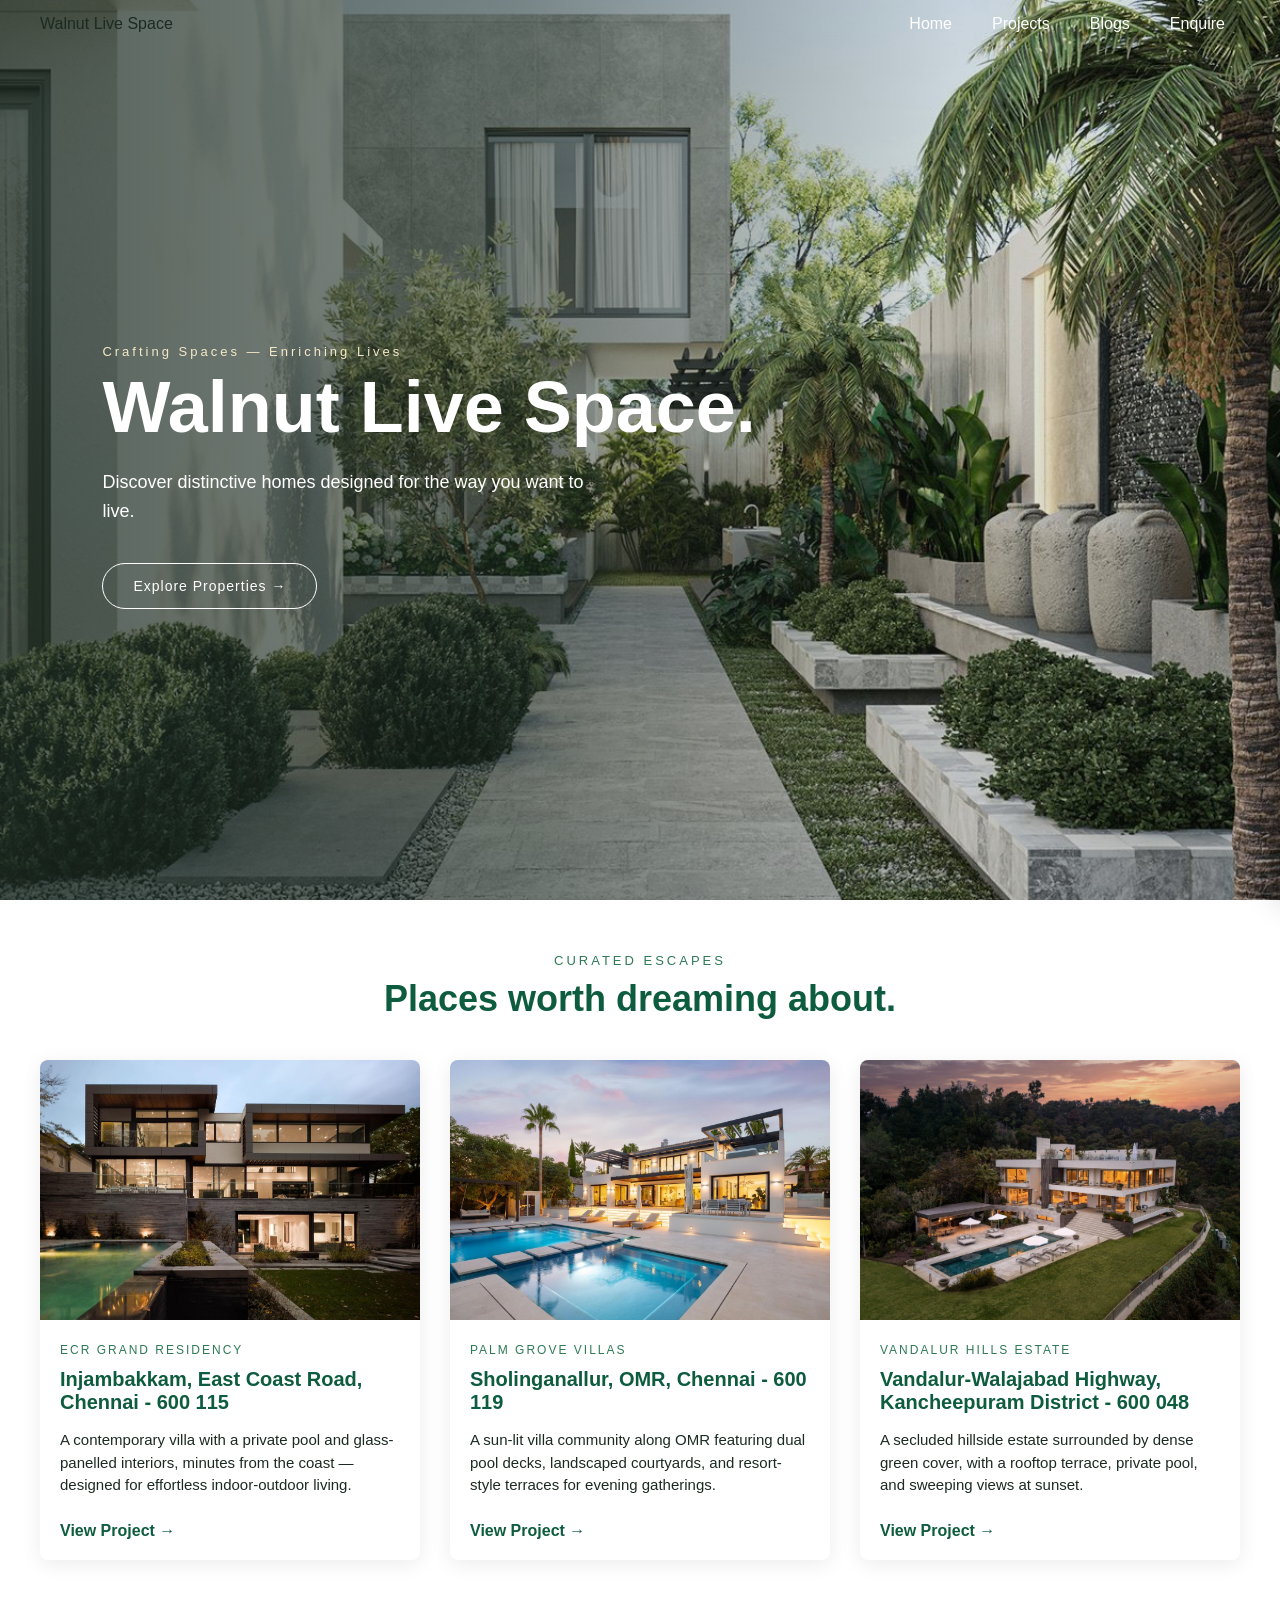
<file: index.html>
<!DOCTYPE html>
<html lang="en">
    <head>
        <meta charset="UTF-8" />
        <meta name="viewport" content="width=device-width, initial-scale=1.0">        
        <title>Document</title>
        <link rel="stylesheet" href="style.css">
    </head>
    <body>
        <nav class="navbar">
            <a  class="logo">Walnut Live Space</a>
            <ul class="menu-links">
                <li><a href="index.html">Home</a></li>
                <li><a href="projects.html">Projects</a></li>
                <li><a href="blog.html">Blogs</a></li>
                <li><a href="#" id="enquireLink">Enquire</a></li>
            </ul>
        </nav>
        <section class="hero">

            <div class="hero-overlay"></div>
            <div class="hero-content">

                <p class="hero-label">Crafting Spaces — Enriching Lives</p>

                <h1>
                    Walnut Live Space.
                </h1>

                <p class="hero-description">
                    Discover distinctive homes designed for
                    the way you want to live.
                </p>

                <a href="#" class="hero-button">
                    Explore Properties →
                </a>

            </div>
        </section>
        <section class="destinations" id="projects">
            <div class="section-heading">
                <p>CURATED ESCAPES</p>
                <h2>Places worth dreaming about.</h2>
            </div>

            <div class="destination-scroll">

                <article class="destination-card">
                    <img src="Images\house1.jpg" alt="Paris">
                    <div class="destination-info">
                        <span>ECR GRAND RESIDENCY</span>
                        <h3>Injambakkam, East Coast Road, Chennai - 600 115</h3>
                        <p>A contemporary villa with a private pool and glass-panelled interiors, minutes from the coast — designed for effortless indoor-outdoor living.</p>
                        <a href="#">View Project →</a>
                    </div>
                </article>

                <article class="destination-card">
                    <img src="Images\house2.jpg" alt="Santorini">
                    <div class="destination-info">
                        <span>PALM GROVE VILLAS</span>
                        <h3>Sholinganallur, OMR, Chennai - 600 119</h3>
                        <p>A sun-lit villa community along OMR featuring dual pool decks, landscaped courtyards, and resort-style terraces for evening gatherings.</p>
                        <a href="#">View Project →</a>
                    </div>
                </article>

                <article class="destination-card">
                    <img src="Images\house3.jpg" alt="Kyoto">
                    <div class="destination-info">
                        <span>VANDALUR HILLS ESTATE</span>
                        <h3>Vandalur-Walajabad Highway, Kancheepuram District - 600 048</h3>
                        <p>A secluded hillside estate surrounded by dense green cover, with a rooftop terrace, private pool, and sweeping views at sunset.</p>
                        <a href="#">View Project →</a>                    </div>
                <!-- </article>
                <article class="destination-card">
                    <img src="Images\house4.jpg" alt="Kyoto">
                    <div class="destination-info">
                        <span>LAKEVIEW GREENS RESIDENCY</span>
                        <h3>Perumbakkam, Off OMR, Chennai - 600 100</h3>
                        <p>A gated waterfront community with tree-lined walkways and lake-facing balconies, offering a quiet retreat just off the city's tech corridor.</p>
                        <a href="#">View Project →</a>                    </div>
                </article>
                <article class="destination-card">
                    <img src="Images\house5.jpg" alt="Kyoto">
                    <div class="destination-info">
                        <span>COROMANDEL COURTYARD</span>
                        <h3>Neelankarai, East Coast Road, Chennai - 600 041</h3>
                        <p>A beachside residence with open courtyards and weathered stone façades, blending coastal charm with contemporary comfort.</p>
                        <a href="#">View Project →</a>                    </div>
                </article> -->
                

            </div>
        </section>
                <!-- Enquiry overlay + panel -->
        <div class="enquiry-overlay" id="enquiryOverlay"></div>

        <div class="enquiry-panel" id="enquiryPanel">
            <button class="enquiry-close" id="enquiryClose">×</button>

            <h2>Enquire Now</h2>
            <p class="enquiry-subtext">Tell us a bit about what you're looking for.</p>

            <form class="enquiry-form" id="enquiryForm">
                <input type="hidden" name="access_key" value="0da82ad2-ba07-46fd-a868-610bf890441b">
                <input type="hidden" name="subject" value="New enquiry — Walnut Live Space">

                <label>
                    Project
                    <select name="project" required>
                        <option value="" disabled selected>Select a project</option>
                        <option value="ecr-grand-residency">ECR Grand Residency</option>
                        <option value="palm-grove-villas">Palm Grove Villas</option>
                        <option value="vandalur-hills-estate">Vandalur Hills Estate</option>
                    </select>
                </label>

                <label>
                    Full Name
                    <input type="text" name="fullname" placeholder="Enter your full name" required>
                </label>

                <label>
                    Phone Number
                    <input type="tel" name="phone" placeholder="Enter your phone number" required>
                </label>

                <label>
                    Email
                    <input type="email" name="email" placeholder="Enter your email" required>
                </label>

                <button type="submit" class="enquiry-submit">Submit Enquiry</button>
            </form>
        </div>

        <script src="script.js"></script>
        <script>
            window.addEventListener('scroll', () => {
            document.querySelector('.navbar').classList.toggle('scrolled', window.scrollY > 60);
            });
        </script>
        
    </body>
</html>
</file>
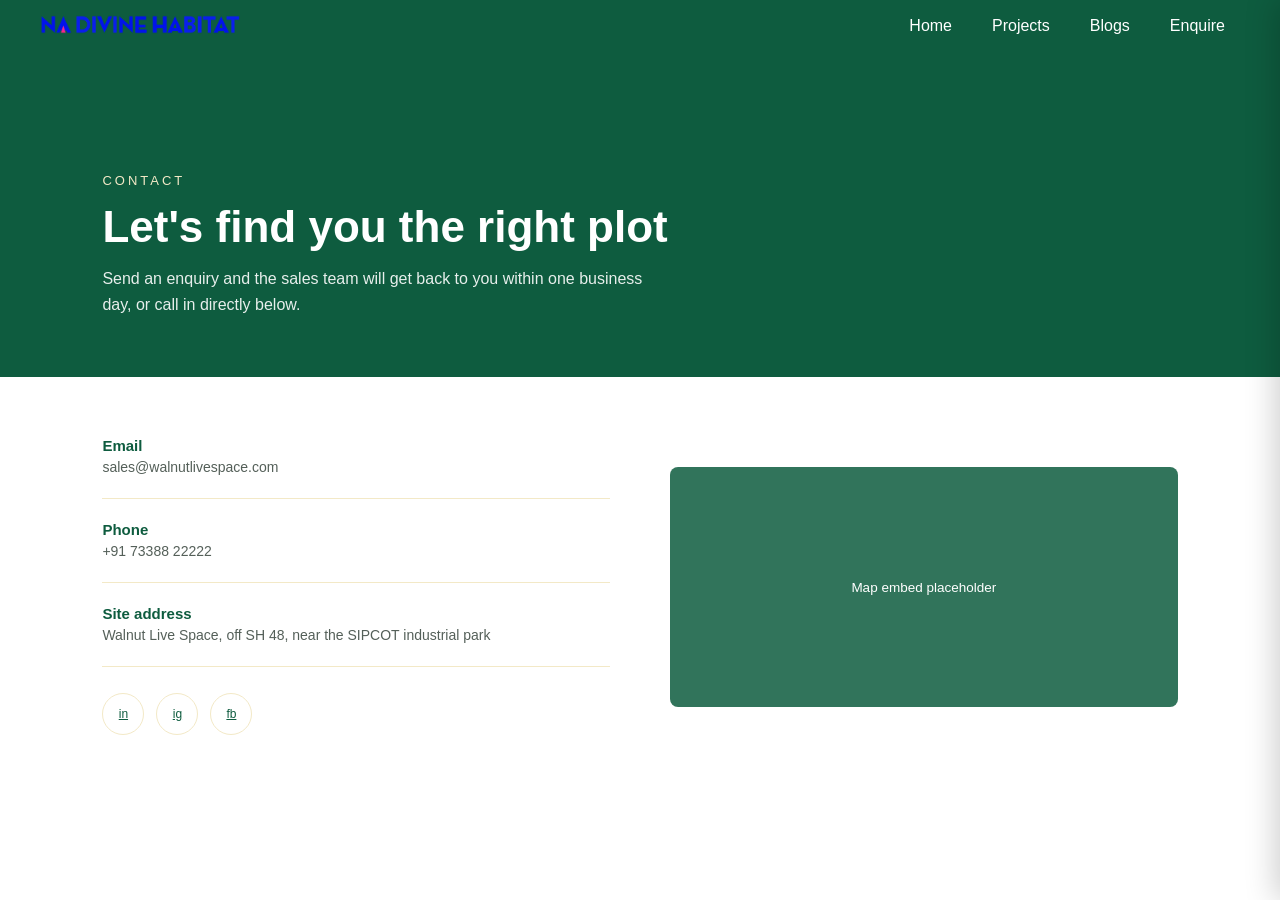
<file: contact.html>
<!DOCTYPE html>
<html lang="en">
    <head>
        <meta charset="UTF-8" />
        <meta name="viewport" content="width=device-width, initial-scale=1.0">
        <title>Contact — Walnut Live Space</title>
        <link rel="stylesheet" href="style.css">
    </head>
    <body>
        <nav class="navbar">
            <a href="/" class="logo">
                <img src="Images/Nadivine-Logo1.png" alt="Nadivine Logo">
            </a>
            <ul class="menu-links">
                <li><a href="index.html">Home</a></li>
                <li><a href="projects.html">Projects</a></li>
                <li><a href="blog.html">Blogs</a></li>
                <li><a href="#" id="enquireLink">Enquire</a></li>
            </ul>
        </nav>

        <div class="page-hero">
            <p>CONTACT</p>
            <h1>Let's find you the right plot</h1>
            <div class="subtext">Send an enquiry and the sales team will get back to you within one business day, or call in directly below.</div>
        </div>

        <div class="contact-grid">
            <div>
                <div class="contact-info-item">
                    <div><b>Email</b><span>sales@walnutlivespace.com</span></div>
                </div>
                <div class="contact-info-item">
                    <div><b>Phone</b><span>+91 73388 22222</span></div>
                </div>
                <div class="contact-info-item">
                    <div><b>Site address</b><span>Walnut Live Space, off SH 48, near the SIPCOT industrial park</span></div>
                </div>
                <div class="social-row">
                    <a href="#">in</a><a href="#">ig</a><a href="#">fb</a>
                </div>
            </div>
            <div class="contact-map">Map embed placeholder</div>
        </div>

        <!-- Enquiry overlay + panel -->
        <div class="enquiry-overlay" id="enquiryOverlay"></div>

        <div class="enquiry-panel" id="enquiryPanel">
            <button class="enquiry-close" id="enquiryClose">×</button>

            <h2>Enquire Now</h2>
            <p class="enquiry-subtext">Tell us a bit about what you're looking for.</p>

            <form class="enquiry-form">
                <label>
                    Project
                    <select name="project" required>
                        <option value="" disabled selected>Select a project</option>
                        <option value="ecr-grand-residency">ECR Grand Residency</option>
                        <option value="palm-grove-villas">Palm Grove Villas</option>
                        <option value="vandalur-hills-estate">Vandalur Hills Estate</option>
                    </select>
                </label>

                <label>
                    Full Name
                    <input type="text" name="fullname" placeholder="Enter your full name" required>
                </label>

                <label>
                    Phone Number
                    <input type="tel" name="phone" placeholder="Enter your phone number" required>
                </label>

                <label>
                    Email
                    <input type="email" name="email" placeholder="Enter your email" required>
                </label>

                <button type="submit" class="enquiry-submit">Submit Enquiry</button>
            </form>
        </div>

        <script src="script.js"></script>
        <script>
            window.addEventListener('scroll', () => {
            document.querySelector('.navbar').classList.toggle('scrolled', window.scrollY > 60);
            });
        </script>
    </body>
</html>
</file>
<file: style.css>
:root {
    --primary:  #0E5C3F;      /* Emerald green — sampled from wordmark */
    --secondary: #B8A06A;    /* Gold — sampled from tagline */
    --accent: #2F7A56;       /* Lighter emerald, for hover states / secondary UI */
    --highlight: #F3E9C7;    /* Pale gold-cream, for highlight backgrounds */
    --background: #FFFFFF;   /* White — matches the logo background exactly */
    --text: #1C2B22;         /* Near-black green, for body text */
}
/* General page styling */
body {
    margin: 0;
    background-color: var(--background);
    color: var(--text);
    font-family: Arial, sans-serif;
}
.navbar {
    position: fixed;
    top: 0;
    left: 0;
    right: 0;
    z-index: 999;
    display: flex;
    align-items: center;
    padding: 15px 40px;
    background-color: transparent;
    transition: background-color 0.25s ease;
}

.navbar.scrolled {
    background-color: var(--background);
    box-shadow: 0 2px 10px rgba(0,0,0,0.06);
}

.logo img {
  max-width: 200px; /* Adjust this number until it looks right */
  height: auto;     /* This keeps the image from stretching or squishing */
}

.menu-links {
    display: flex;
    list-style: none;
    margin: 0 0 0 auto;
    padding: 0;
    gap: 10px;
}

.menu-links a {
    color: #FFFFFF;              /* white while over the hero photo */
    text-decoration: none;
    padding: 10px 15px;
    transition: color 0.25s ease;
}

.navbar.scrolled .menu-links a {
    color: var(--text);          /* dark once scrolled past the hero */
}

.menu-links a:hover {
    color: var(--secondary);     /* gold on hover, either state */
}

html {
    scroll-behavior: smooth;
}
.hero {
    position: relative;
    height: 100vh;

    background-image: url("Images/hero_2.jpg");
    background-size: cover;
    background-position: center;

    display: flex;
    align-items: center;
    padding: 0 8%;
}

.hero-overlay {
    position: absolute;
    inset: 0;
    background: linear-gradient(
        to right,
        rgba(28, 43, 34, 0.75) 0%,
        rgba(28, 43, 34, 0.55) 40%,
        rgba(28, 43, 34, 0.15) 75%
    );
}

.hero-content {
    position: relative;
    z-index: 1;
    max-width: 700px;
    color: var(--background);
    margin-top: 40px;      /* pushes the whole block down, away from the nav */
}

.hero-label {
    color: var(--highlight);
    font-size: 13px;
    letter-spacing: 3px;
    margin-bottom: 12px;   /* was 20px — tightens it toward the headline, so it reads as attached to it, not floating alone */
}

.hero h1 {
    font-size: 72px;
    line-height: 1;
    margin: 0 0 25px;
    color: var(--background);
}

.hero-description {
    font-size: 18px;
    line-height: 1.6;
    max-width: 500px;
}

.hero-button {
    display: inline-block;
    margin-top: 20px;
    padding: 14px 30px;
    background-color: transparent;
    color: var(--background);
    border: 1.5px solid var(--background);
    text-decoration: none;
    border-radius: 100px;
    font-size: 14px;
    letter-spacing: 1px;
    transition: all 0.2s ease;
}
.hero-button:hover {
    background-color: var(--secondary);
    color: var(--primary);
    border-color: var(--secondary);
}


.destinations {
    padding: 80px 0;
    overflow: hidden;
}

.section-heading {
    text-align: center;
    margin-bottom: 40px;
    padding: 0 8%;
}

.section-heading p {
    color: var(--accent);
    letter-spacing: 3px;
    font-size: 13px;
    margin-bottom: 10px;
}

.section-heading h2 {
    font-size: 36px;
    margin: 0;
    color: var(--primary);
}

.destinations {
    padding: 80px 0;
    overflow: hidden;
}

.section-heading {
    text-align: center;
    margin-bottom: 40px;
    padding: 0 8%;
}

.section-heading p {
    color: var(--accent);
    letter-spacing: 3px;
    font-size: 13px;
    margin-bottom: 10px;
}

.section-heading h2 {
    font-size: 36px;
    margin: 0;
    color: var(--primary);
}


.destinations {
    padding: 40px 0 80px;
}

.section-heading {
    text-align: center;
    margin-bottom: 40px;
    padding: 0 8%;
}

.section-heading p {
    color: var(--accent);
    letter-spacing: 3px;
    font-size: 13px;
    margin-bottom: 10px;
}

.section-heading h2 {
    font-size: 36px;
    margin: 0;
    color: var(--primary);
}

.destination-scroll {
    display: flex;
    gap: 30px;
    padding: 0;
    justify-content: center;
}

.destination-card {
    flex: 0 0 380px;
    background-color: #fff;
    border-radius: 8px;
    overflow: hidden;
    box-shadow: 0 4px 20px rgba(0,0,0,0.08);
}

.destination-card img {
    width: 100%;
    height: 260px;
    object-fit: cover;
    display: block;
}

.destination-info {
    padding: 20px;
}

.destination-info span {
    color: var(--accent);
    font-size: 12px;
    letter-spacing: 2px;
}

.destination-info h3 {
    margin: 10px 0;
    color: var(--primary);
    font-size: 20px;
}

.destination-info p {
    color: var(--text);
    font-size: 15px;
    line-height: 1.5;
}

.destination-info a {
    display: inline-block;
    margin-top: 10px;
    color: var(--primary);
    text-decoration: none;
    font-weight: bold;
}

/* Overlay */
.enquiry-overlay {
    position: fixed;
    inset: 0;
    background: rgba(0, 0, 0, 0.5);
    opacity: 0;
    visibility: hidden;
    transition: opacity 0.3s ease;
    z-index: 998;
}

.enquiry-overlay.active {
    opacity: 1;
    visibility: visible;
}

/* Sliding panel */
.enquiry-panel {
    position: fixed;
    top: 0;
    right: 0;              /* was left: 0 */
    height: 100%;
    width: 380px;
    max-width: 85vw;
    background-color: var(--background);
    box-shadow: -4px 0 30px rgba(0, 0, 0, 0.2);   /* flipped shadow direction */
    z-index: 999;

    padding: 40px 30px;
    box-sizing: border-box;

    transform: translateX(100%);   /* was -100%, now slides in from the right */
    transition: transform 0.35s ease;

    overflow-y: auto;
}

.enquiry-panel.active {
    transform: translateX(0);
}

.enquiry-close {
    position: absolute;
    top: 20px;
    right: 20px;
    background: none;
    border: none;
    font-size: 28px;
    line-height: 1;
    color: var(--primary);
    cursor: pointer;
}

.enquiry-panel h2 {
    color: var(--primary);
    margin: 0 0 10px;
    font-size: 26px;
}

.enquiry-subtext {
    color: var(--text);
    font-size: 14px;
    margin-bottom: 30px;
}

.enquiry-form {
    display: flex;
    flex-direction: column;
    gap: 20px;
}

.enquiry-form label {
    display: flex;
    flex-direction: column;
    font-size: 13px;
    letter-spacing: 1px;
    color: var(--primary);
    font-weight: bold;
    gap: 8px;
}

.enquiry-form input,
.enquiry-form select {
    padding: 12px;
    border: 1px solid var(--accent);
    background-color: #fff;
    color: var(--text);
    font-size: 15px;
    font-family: inherit;
    border-radius: 4px;
}

.enquiry-form input:focus,
.enquiry-form select:focus {
    outline: none;
    border-color: var(--primary);
}

.enquiry-submit {
    margin-top: 10px;
    padding: 14px;
    background-color: var(--secondary);
    color: var(--primary);
    border: none;
    font-weight: bold;
    font-size: 15px;
    cursor: pointer;
    border-radius: 4px;
}

.enquiry-submit:hover {
    background-color: var(--accent);
    color: var(--background);
}

/* ================================================
   PAGE HERO — small banner used on Projects/Blog/Contact
   (not the big full-height home hero, a shorter one)
   ================================================ */
.page-hero {
    background-color: var(--primary);
    padding: 160px 8% 60px;
    color: var(--background);
}

.page-hero p {
    color: var(--highlight);
    font-size: 13px;
    letter-spacing: 3px;
    margin-bottom: 14px;
}

.page-hero h1 {
    font-size: 44px;
    margin: 0 0 14px;
}

.page-hero .subtext {
    max-width: 560px;
    font-size: 16px;
    line-height: 1.6;
    opacity: 0.9;
}

.badge-row {
    display: flex;
    gap: 12px;
    margin-top: 24px;
    flex-wrap: wrap;
}

.badge {
    border: 1px solid var(--secondary);
    color: var(--secondary);
    font-size: 12.5px;
    padding: 7px 16px;
    border-radius: 100px;
}


/* ================================================
   PROJECTS PAGE — spec cards, gallery, approvals
   ================================================ */
.spec-grid {
    display: grid;
    grid-template-columns: repeat(3, 1fr);
    gap: 24px;
    padding: 0 8%;
    margin-top: 40px;
}

.spec-card {
    background-color: #fff;
    border-radius: 8px;
    padding: 30px;
    box-shadow: 0 4px 20px rgba(0,0,0,0.06);
}

.spec-card h3 {
    color: var(--primary);
    margin: 0 0 18px;
    font-size: 19px;
}

.spec-row {
    display: flex;
    justify-content: space-between;
    font-size: 14px;
    padding: 10px 0;
    border-bottom: 1px solid var(--highlight);
}

.spec-row:last-child {
    border-bottom: none;
}

.spec-row span:first-child {
    color: var(--text);
    opacity: 0.65;
}

.spec-row span:last-child {
    font-weight: bold;
    color: var(--primary);
}

.gallery-grid {
    display: grid;
    grid-template-columns: repeat(3, 1fr);
    grid-auto-rows: 220px;
    gap: 16px;
    padding: 0 8%;
    margin-top: 40px;
}

.gallery-grid div {
    background-color: var(--highlight);
    border-radius: 8px;
    display: flex;
    align-items: center;
    justify-content: center;
    color: var(--accent);
    font-size: 14px;
    background-size: cover;
    background-position: center;
}

.gallery-grid div:first-child {
    grid-column: span 2;
    grid-row: span 2;
    height: auto;
}


/* ================================================
   BLOG PAGE — filter tabs, post grid, detail view
   ================================================ */
.blog-filter {
    display: flex;
    gap: 10px;
    padding: 0 8%;
    margin: 40px 0;
    flex-wrap: wrap;
}

.blog-filter button {
    border: 1px solid var(--highlight);
    background-color: #fff;
    padding: 9px 20px;
    font-size: 13px;
    border-radius: 100px;
    cursor: pointer;
    color: var(--text);
    font-family: inherit;
}

.blog-filter button.active {
    background-color: var(--primary);
    color: var(--background);
    border-color: var(--primary);
}

.blog-grid {
    display: grid;
    grid-template-columns: repeat(3, 1fr);
    gap: 30px;
    padding: 0 8% 80px;
}

.blog-card {
    background-color: #fff;
    border-radius: 8px;
    overflow: hidden;
    box-shadow: 0 4px 20px rgba(0,0,0,0.08);
    text-decoration: none;
    color: inherit;
    display: block;
}

.blog-card img {
    width: 100%;
    height: 190px;
    object-fit: cover;
    display: block;
}

.blog-card-body {
    padding: 20px;
}

.blog-cat {
    color: var(--accent);
    font-size: 12px;
    letter-spacing: 2px;
    margin-bottom: 10px;
    display: block;
}

.blog-card h3 {
    color: var(--primary);
    font-size: 18px;
    margin: 0 0 10px;
    line-height: 1.3;
}

.blog-card p {
    font-size: 14px;
    color: var(--text);
    opacity: 0.8;
    margin: 0;
}

.blog-meta {
    font-size: 12px;
    color: var(--text);
    opacity: 0.55;
    margin-top: 14px;
}

.blog-post-hero img {
    width: 100%;
    max-height: 420px;
    object-fit: cover;
}

.blog-post-body {
    max-width: 720px;
    margin: 0 auto;
    padding: 50px 8%;
}

.blog-post-body p {
    font-size: 17px;
    line-height: 1.7;
    color: var(--text);
    margin-bottom: 20px;
}


/* ================================================
   CONTACT PAGE — info list, inline form, map
   ================================================ */
.contact-grid {
    display: grid;
    grid-template-columns: 1fr 1fr;
    gap: 60px;
    padding: 60px 8% 100px;
}

.contact-info-item {
    display: flex;
    gap: 16px;
    padding: 22px 0;
    border-bottom: 1px solid var(--highlight);
}

.contact-info-item:first-child {
    padding-top: 0;
}

.contact-info-item b {
    display: block;
    color: var(--primary);
    font-size: 15px;
    margin-bottom: 4px;
}

.contact-info-item span {
    font-size: 14px;
    color: var(--text);
    opacity: 0.75;
}

.social-row {
    display: flex;
    gap: 12px;
    margin-top: 26px;
}

.social-row a {
    width: 40px;
    height: 40px;
    border: 1px solid var(--highlight);
    border-radius: 50%;
    display: flex;
    align-items: center;
    justify-content: center;
    font-size: 12px;
    color: var(--primary);
}

.contact-map {
    background-color: var(--primary);
    height: 240px;
    border-radius: 8px;
    margin-top: 30px;
    display: flex;
    align-items: center;
    justify-content: center;
    color: var(--background);
    opacity: 0.85;
    font-size: 13.5px;
}

.contact-form-inline .enquiry-form label {
    color: var(--primary);
}


/* ================================================
   FOOTER — shared across all pages
   ================================================ */
footer {
    background-color: var(--primary);
    color: var(--background);
    padding: 60px 8% 30px;
}

.foot-grid {
    display: grid;
    grid-template-columns: 1.4fr 1fr 1fr 1fr;
    gap: 40px;
    padding-bottom: 36px;
    border-bottom: 1px solid rgba(255,255,255,0.15);
}

.foot-grid h4 {
    color: var(--secondary);
    font-size: 13px;
    margin-bottom: 16px;
}

.foot-grid ul {
    list-style: none;
    padding: 0;
    margin: 0;
}

.foot-grid li {
    margin-bottom: 10px;
    font-size: 14px;
    opacity: 0.85;
}

.foot-grid a {
    color: inherit;
    text-decoration: none;
}

.foot-bottom {
    display: flex;
    justify-content: space-between;
    padding-top: 22px;
    font-size: 12px;
    opacity: 0.6;
}

@media (max-width: 900px) {
    .spec-grid, .gallery-grid, .blog-grid, .contact-grid, .foot-grid {
        grid-template-columns: 1fr 1fr;
    }
}
</file>
